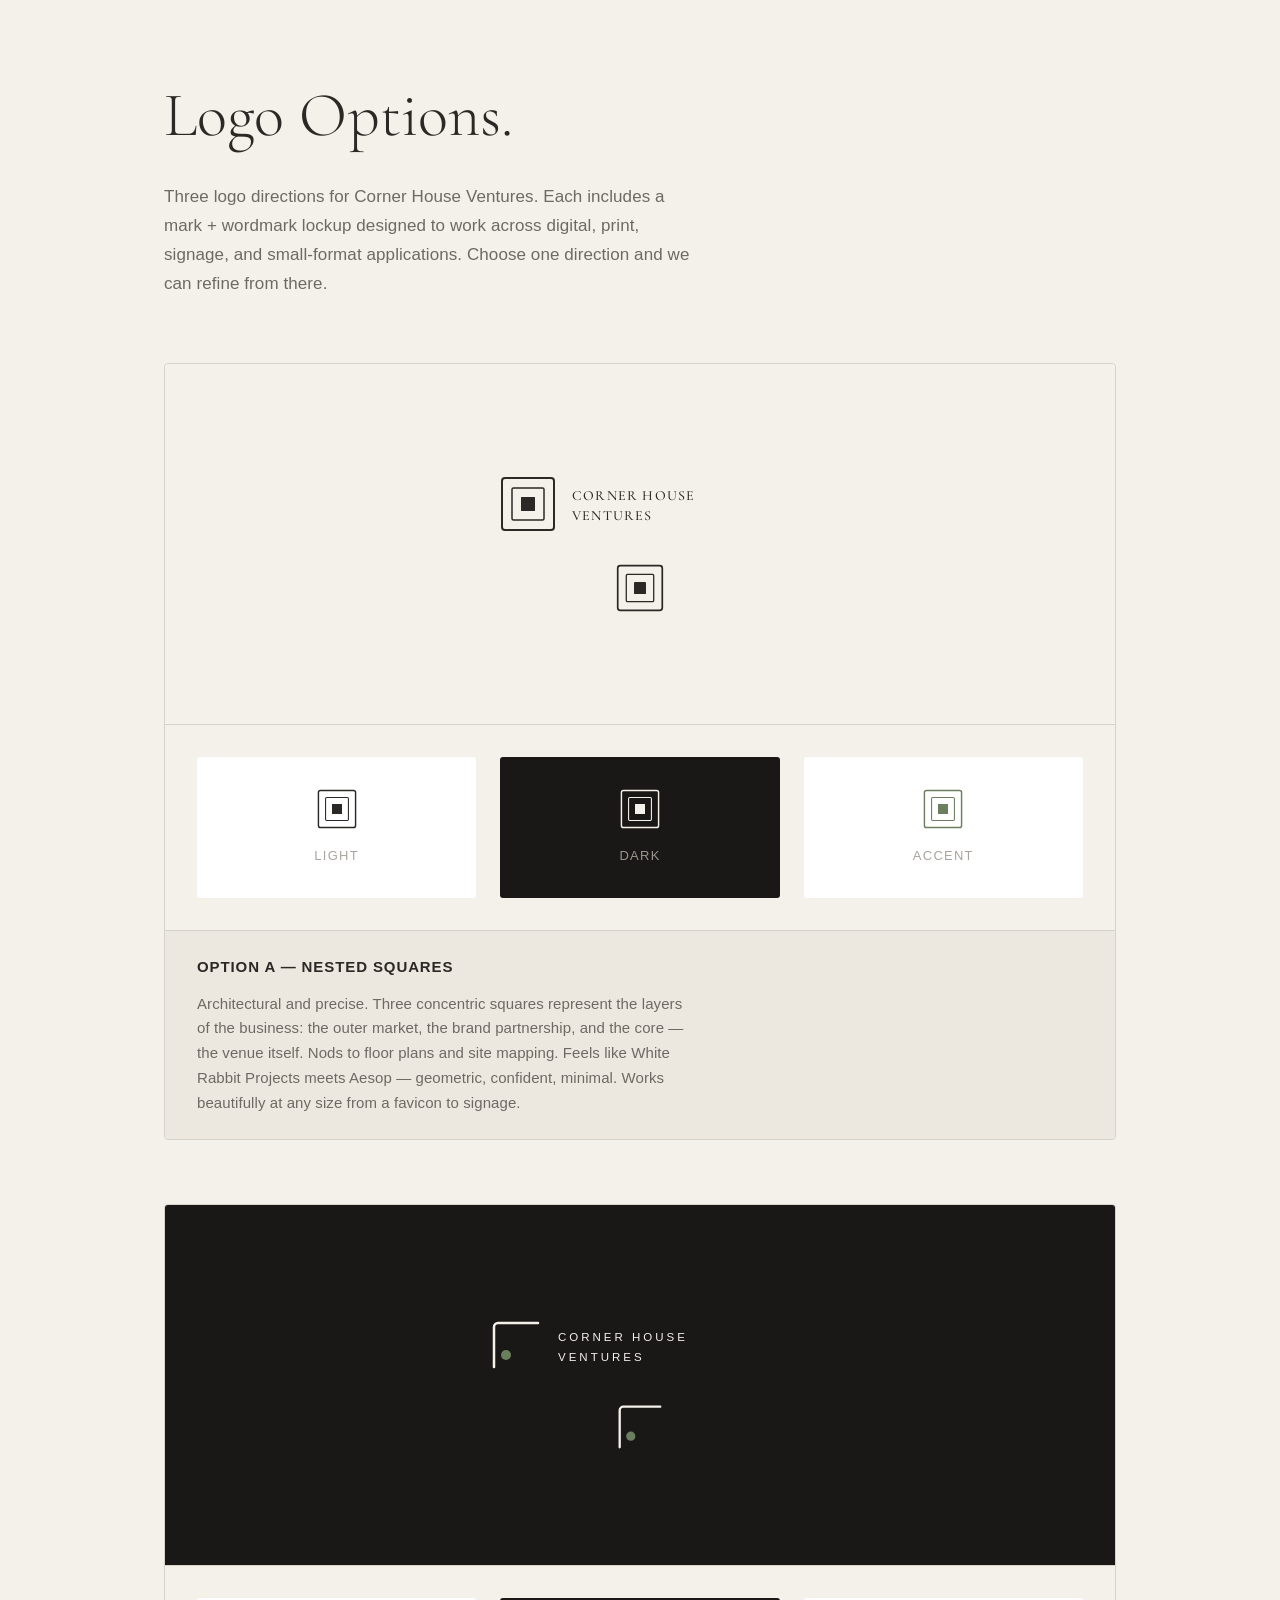
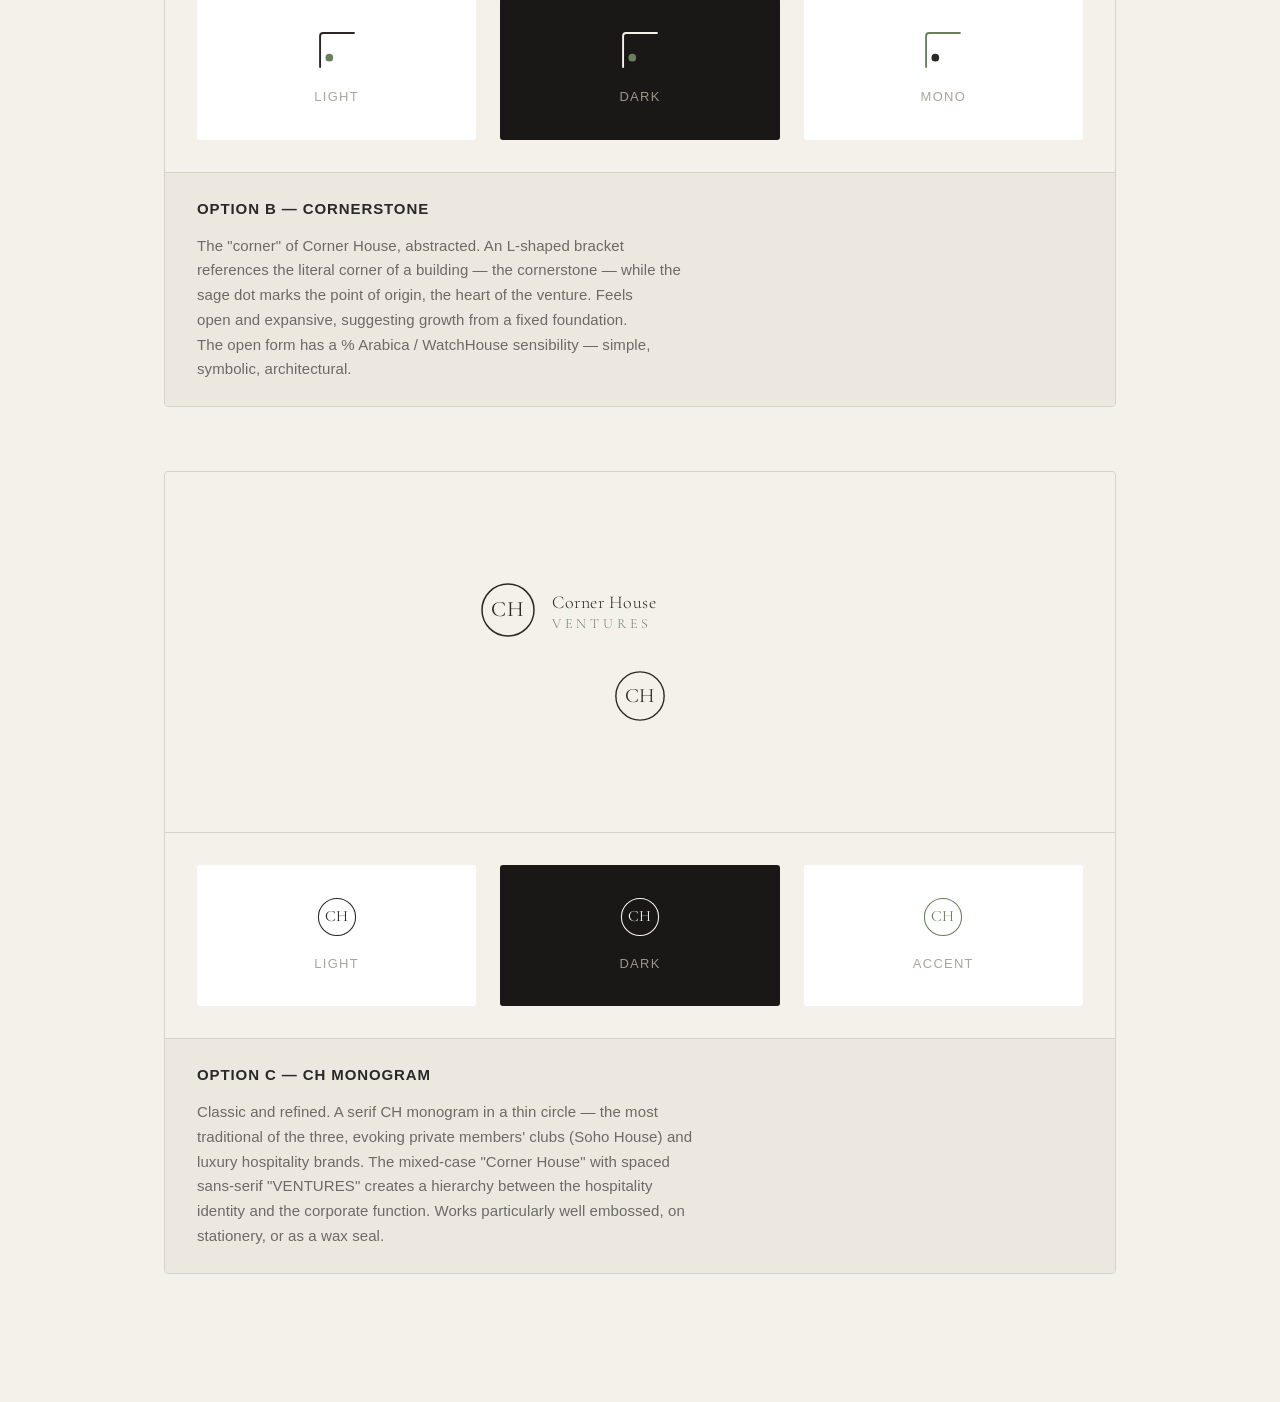
<file: logos.html>
<!DOCTYPE html>
<html lang="en">
<head>
<meta charset="UTF-8">
<meta name="viewport" content="width=device-width, initial-scale=1.0">
<title>Corner House Ventures — Logo Options</title>
<link rel="preconnect" href="https://fonts.googleapis.com">
<link rel="preconnect" href="https://fonts.gstatic.com" crossorigin>
<link href="https://fonts.googleapis.com/css2?family=Cormorant+Garamond:ital,wght@0,300;0,400;0,500;0,600;1,300;1,400;1,500&display=swap" rel="stylesheet">
<link href="https://api.fontshare.com/v2/css?f[]=general-sans@300,400,500,600&display=swap" rel="stylesheet">
<link rel="stylesheet" href="./style.css">
<style>
  body { background: var(--color-bg); }
  .page-header { padding: var(--space-16) var(--space-6) var(--space-8); max-width: var(--content-default); margin: 0 auto; }
  .page-header h1 { font-family: var(--font-display); font-size: var(--text-2xl); font-weight: 300; margin-bottom: var(--space-4); }
  .page-header p { font-size: var(--text-base); color: var(--color-text-muted); max-width: 56ch; line-height: 1.7; }

  .logo-section { padding: var(--space-8) var(--space-6) var(--space-16); max-width: var(--content-default); margin: 0 auto; }

  .logo-card {
    margin-bottom: var(--space-16);
    border: 1px solid var(--color-border);
    border-radius: var(--radius-md);
    overflow: hidden;
  }
  .logo-display {
    display: flex;
    flex-direction: column;
    align-items: center;
    justify-content: center;
    gap: var(--space-8);
    padding: var(--space-16) var(--space-8);
    min-height: 360px;
  }
  .logo-display-light { background: var(--color-bg); }
  .logo-display-dark { background: var(--color-dark); }

  .logo-info {
    padding: var(--space-6) var(--space-8);
    border-top: 1px solid var(--color-border);
    background: var(--color-bg-warm);
  }
  .logo-info h3 { font-family: var(--font-body); font-size: var(--text-sm); font-weight: 600; letter-spacing: 0.06em; text-transform: uppercase; margin-bottom: var(--space-3); }
  .logo-info p { font-size: var(--text-sm); color: var(--color-text-muted); line-height: 1.65; max-width: 60ch; }

  .logo-variants {
    display: flex;
    gap: var(--space-6);
    padding: var(--space-8);
    border-top: 1px solid var(--color-border);
    flex-wrap: wrap;
  }
  .variant {
    flex: 1;
    min-width: 200px;
    display: flex;
    flex-direction: column;
    align-items: center;
    justify-content: center;
    gap: var(--space-4);
    padding: var(--space-8) var(--space-4);
    border-radius: var(--radius-sm);
  }
  .variant-light { background: #fff; }
  .variant-dark { background: var(--color-dark); }
  .variant-label { font-size: var(--text-xs); color: var(--color-text-faint); text-transform: uppercase; letter-spacing: 0.1em; }
  .variant-dark .variant-label { color: var(--color-text-muted-on-dark); }

  /* Logo-specific text */
  .wordmark-a { font-family: 'Cormorant Garamond', serif; font-weight: 500; font-size: 1.5rem; letter-spacing: 0.06em; text-transform: uppercase; }
  .wordmark-b { font-family: 'General Sans', sans-serif; font-weight: 500; font-size: 1.1rem; letter-spacing: 0.2em; text-transform: uppercase; }
  .wordmark-c { font-family: 'Cormorant Garamond', serif; font-weight: 300; font-size: 1.75rem; letter-spacing: 0.03em; }
</style>
</head>
<body>

<div class="page-header">
  <h1>Logo Options.</h1>
  <p>Three logo directions for Corner House Ventures. Each includes a mark + wordmark lockup designed to work across digital, print, signage, and small-format applications. Choose one direction and we can refine from there.</p>
</div>

<div class="logo-section">

  <!-- ==============================
       OPTION A: Nested Squares (Architectural)
       ============================== -->
  <div class="logo-card">
    <div class="logo-display logo-display-light">
      <!-- Full lockup -->
      <svg width="280" height="56" viewBox="0 0 280 56" fill="none" xmlns="http://www.w3.org/2000/svg">
        <!-- Mark: three nested squares -->
        <rect x="2" y="2" width="52" height="52" rx="3" stroke="#2B2826" stroke-width="2"/>
        <rect x="12" y="12" width="32" height="32" rx="1.5" stroke="#2B2826" stroke-width="1.5"/>
        <rect x="21" y="21" width="14" height="14" rx="0.5" fill="#2B2826"/>
        <!-- Wordmark -->
        <text x="72" y="24" font-family="'Cormorant Garamond', serif" font-weight="500" font-size="14" letter-spacing="1.2" fill="#2B2826" text-anchor="start">CORNER HOUSE</text>
        <text x="72" y="44" font-family="'Cormorant Garamond', serif" font-weight="500" font-size="14" letter-spacing="1.2" fill="#2B2826" text-anchor="start">VENTURES</text>
      </svg>
      <!-- Mark only -->
      <svg width="48" height="48" viewBox="0 0 56 56" fill="none" xmlns="http://www.w3.org/2000/svg">
        <rect x="2" y="2" width="52" height="52" rx="3" stroke="#2B2826" stroke-width="2"/>
        <rect x="12" y="12" width="32" height="32" rx="1.5" stroke="#2B2826" stroke-width="1.5"/>
        <rect x="21" y="21" width="14" height="14" rx="0.5" fill="#2B2826"/>
      </svg>
    </div>
    <div class="logo-variants">
      <div class="variant variant-light">
        <svg width="40" height="40" viewBox="0 0 56 56" fill="none"><rect x="2" y="2" width="52" height="52" rx="3" stroke="#2B2826" stroke-width="2"/><rect x="12" y="12" width="32" height="32" rx="1.5" stroke="#2B2826" stroke-width="1.5"/><rect x="21" y="21" width="14" height="14" rx="0.5" fill="#2B2826"/></svg>
        <span class="variant-label">Light</span>
      </div>
      <div class="variant variant-dark">
        <svg width="40" height="40" viewBox="0 0 56 56" fill="none"><rect x="2" y="2" width="52" height="52" rx="3" stroke="#F4F1EB" stroke-width="2"/><rect x="12" y="12" width="32" height="32" rx="1.5" stroke="#F4F1EB" stroke-width="1.5"/><rect x="21" y="21" width="14" height="14" rx="0.5" fill="#F4F1EB"/></svg>
        <span class="variant-label">Dark</span>
      </div>
      <div class="variant variant-light">
        <svg width="40" height="40" viewBox="0 0 56 56" fill="none"><rect x="2" y="2" width="52" height="52" rx="3" stroke="#6B7F5E" stroke-width="2"/><rect x="12" y="12" width="32" height="32" rx="1.5" stroke="#6B7F5E" stroke-width="1.5"/><rect x="21" y="21" width="14" height="14" rx="0.5" fill="#6B7F5E"/></svg>
        <span class="variant-label">Accent</span>
      </div>
    </div>
    <div class="logo-info">
      <h3>Option A — Nested Squares</h3>
      <p>Architectural and precise. Three concentric squares represent the layers of the business: the outer market, the brand partnership, and the core — the venue itself. Nods to floor plans and site mapping. Feels like White Rabbit Projects meets Aesop — geometric, confident, minimal. Works beautifully at any size from a favicon to signage.</p>
    </div>
  </div>


  <!-- ==============================
       OPTION B: Cornerstone Mark
       ============================== -->
  <div class="logo-card">
    <div class="logo-display logo-display-dark">
      <!-- Full lockup -->
      <svg width="300" height="52" viewBox="0 0 300 52" fill="none" xmlns="http://www.w3.org/2000/svg">
        <!-- Mark: corner bracket / cornerstone -->
        <path d="M4 48V8C4 5.79 5.79 4 8 4H48" stroke="#F4F1EB" stroke-width="2.5" stroke-linecap="round"/>
        <circle cx="16" cy="36" r="5" fill="#6B7F5E"/>
        <!-- Wordmark -->
        <text x="68" y="22" font-family="'General Sans', sans-serif" font-weight="500" font-size="11.5" letter-spacing="3" fill="#F4F1EB" text-anchor="start">CORNER HOUSE</text>
        <text x="68" y="42" font-family="'General Sans', sans-serif" font-weight="500" font-size="11.5" letter-spacing="3" fill="#F4F1EB" text-anchor="start">VENTURES</text>
      </svg>
      <!-- Mark only -->
      <svg width="48" height="48" viewBox="0 0 52 52" fill="none" xmlns="http://www.w3.org/2000/svg">
        <path d="M4 48V8C4 5.79 5.79 4 8 4H48" stroke="#F4F1EB" stroke-width="2.5" stroke-linecap="round"/>
        <circle cx="16" cy="36" r="5" fill="#6B7F5E"/>
      </svg>
    </div>
    <div class="logo-variants">
      <div class="variant variant-light">
        <svg width="40" height="40" viewBox="0 0 52 52" fill="none"><path d="M4 48V8C4 5.79 5.79 4 8 4H48" stroke="#2B2826" stroke-width="2.5" stroke-linecap="round"/><circle cx="16" cy="36" r="5" fill="#6B7F5E"/></svg>
        <span class="variant-label">Light</span>
      </div>
      <div class="variant variant-dark">
        <svg width="40" height="40" viewBox="0 0 52 52" fill="none"><path d="M4 48V8C4 5.79 5.79 4 8 4H48" stroke="#F4F1EB" stroke-width="2.5" stroke-linecap="round"/><circle cx="16" cy="36" r="5" fill="#6B7F5E"/></svg>
        <span class="variant-label">Dark</span>
      </div>
      <div class="variant variant-light">
        <svg width="40" height="40" viewBox="0 0 52 52" fill="none"><path d="M4 48V8C4 5.79 5.79 4 8 4H48" stroke="#6B7F5E" stroke-width="2.5" stroke-linecap="round"/><circle cx="16" cy="36" r="5" fill="#2B2826"/></svg>
        <span class="variant-label">Mono</span>
      </div>
    </div>
    <div class="logo-info">
      <h3>Option B — Cornerstone</h3>
      <p>The "corner" of Corner House, abstracted. An L-shaped bracket references the literal corner of a building — the cornerstone — while the sage dot marks the point of origin, the heart of the venture. Feels open and expansive, suggesting growth from a fixed foundation. The open form has a % Arabica / WatchHouse sensibility — simple, symbolic, architectural.</p>
    </div>
  </div>


  <!-- ==============================
       OPTION C: CH Monogram
       ============================== -->
  <div class="logo-card">
    <div class="logo-display logo-display-light">
      <!-- Full lockup -->
      <svg width="320" height="56" viewBox="0 0 320 56" fill="none" xmlns="http://www.w3.org/2000/svg">
        <!-- Mark: CH monogram in a circle -->
        <circle cx="28" cy="28" r="26" stroke="#2B2826" stroke-width="1.5"/>
        <text x="28" y="34" font-family="'Cormorant Garamond', serif" font-weight="400" font-size="22" fill="#2B2826" text-anchor="middle" letter-spacing="1">CH</text>
        <!-- Wordmark -->
        <text x="72" y="26" font-family="'Cormorant Garamond', serif" font-weight="300" font-size="18" fill="#2B2826" text-anchor="start" letter-spacing="0.5">Corner House</text>
        <text x="72" y="46" font-family="'Cormorant Garamond', serif" font-weight="300" font-size="14" letter-spacing="4" fill="#6B7F5E" text-anchor="start">VENTURES</text>
      </svg>
      <!-- Mark only -->
      <svg width="52" height="52" viewBox="0 0 56 56" fill="none" xmlns="http://www.w3.org/2000/svg">
        <circle cx="28" cy="28" r="26" stroke="#2B2826" stroke-width="1.5"/>
        <text x="28" y="34" font-family="'Cormorant Garamond', serif" font-weight="400" font-size="22" fill="#2B2826" text-anchor="middle" letter-spacing="1">CH</text>
      </svg>
    </div>
    <div class="logo-variants">
      <div class="variant variant-light">
        <svg width="40" height="40" viewBox="0 0 56 56" fill="none"><circle cx="28" cy="28" r="26" stroke="#2B2826" stroke-width="1.5"/><text x="28" y="34" font-family="'Cormorant Garamond', serif" font-weight="400" font-size="22" fill="#2B2826" text-anchor="middle" letter-spacing="1">CH</text></svg>
        <span class="variant-label">Light</span>
      </div>
      <div class="variant variant-dark">
        <svg width="40" height="40" viewBox="0 0 56 56" fill="none"><circle cx="28" cy="28" r="26" stroke="#F4F1EB" stroke-width="1.5"/><text x="28" y="34" font-family="'Cormorant Garamond', serif" font-weight="400" font-size="22" fill="#F4F1EB" text-anchor="middle" letter-spacing="1">CH</text></svg>
        <span class="variant-label">Dark</span>
      </div>
      <div class="variant variant-light">
        <svg width="40" height="40" viewBox="0 0 56 56" fill="none"><circle cx="28" cy="28" r="26" stroke="#6B7F5E" stroke-width="1.5"/><text x="28" y="34" font-family="'Cormorant Garamond', serif" font-weight="400" font-size="22" fill="#6B7F5E" text-anchor="middle" letter-spacing="1">CH</text></svg>
        <span class="variant-label">Accent</span>
      </div>
    </div>
    <div class="logo-info">
      <h3>Option C — CH Monogram</h3>
      <p>Classic and refined. A serif CH monogram in a thin circle — the most traditional of the three, evoking private members' clubs (Soho House) and luxury hospitality brands. The mixed-case "Corner House" with spaced sans-serif "VENTURES" creates a hierarchy between the hospitality identity and the corporate function. Works particularly well embossed, on stationery, or as a wax seal.</p>
    </div>
  </div>

</div>

</body>
</html>
</file>
<file: style.css>
/* ============================================================
   CORNER HOUSE VENTURES — Premium Redesign
   
   Inspired by: Big Mamma, White Rabbit Projects, WatchHouse,
   % Arabica, Soho House, Aesop
   
   Design language: Editorial hospitality, cinematic warmth,
   confident restraint, photography-forward.
   ============================================================ */

/* ----------------------------------------------------------
   CSS VARIABLES
   ---------------------------------------------------------- */
:root {
  /* Colours ------------------------------------------------ */
  --color-bg:          #F4F1EB;
  --color-bg-warm:     #EDE8DF;
  --color-dark:        #1A1816;
  --color-dark-soft:   #2B2826;
  --color-text:        #2B2826;
  --color-text-muted:  #6D6A63;
  --color-text-faint:  #A9A59E;
  --color-text-on-dark:#E8E4DD;
  --color-text-muted-on-dark: #9A968F;
  --color-accent:      #6B7F5E;
  --color-accent-hover:#556A49;
  --color-border:      #D6D2CA;
  --color-border-dark: #3A3735;

  /* Typography --------------------------------------------- */
  --font-display: 'Cormorant Garamond', Georgia, serif;
  --font-body:    'General Sans', 'Helvetica Neue', sans-serif;

  /* Type scale --------------------------------------------- */
  --text-xs:   clamp(0.6875rem, 0.65rem + 0.2vw, 0.8125rem);
  --text-sm:   clamp(0.8125rem, 0.76rem + 0.25vw, 0.9375rem);
  --text-base: clamp(0.9375rem, 0.88rem + 0.25vw, 1.0625rem);
  --text-lg:   clamp(1.125rem, 1rem + 0.5vw, 1.375rem);
  --text-xl:   clamp(1.75rem, 1.3rem + 1.5vw, 2.75rem);
  --text-2xl:  clamp(2.25rem, 1.5rem + 3vw, 4rem);
  --text-hero: clamp(2.75rem, 1rem + 5.5vw, 5.5rem);

  /* Spacing ------------------------------------------------ */
  --space-1:  0.25rem;
  --space-2:  0.5rem;
  --space-3:  0.75rem;
  --space-4:  1rem;
  --space-5:  1.25rem;
  --space-6:  1.5rem;
  --space-8:  2rem;
  --space-10: 2.5rem;
  --space-12: 3rem;
  --space-16: 4rem;
  --space-20: 5rem;
  --space-24: 6rem;
  --space-32: 8rem;

  /* Layout ------------------------------------------------- */
  --content-narrow: 640px;
  --content-default: 1000px;
  --content-wide: 1200px;

  /* Misc --------------------------------------------------- */
  --radius-sm:  3px;
  --radius-md:  4px;
  --transition: 250ms cubic-bezier(0.16, 1, 0.3, 1);
}

/* ----------------------------------------------------------
   RESET + BASE
   ---------------------------------------------------------- */
*, *::before, *::after { box-sizing: border-box; margin: 0; padding: 0; }
html {
  -webkit-font-smoothing: antialiased;
  -moz-osx-font-smoothing: grayscale;
  text-rendering: optimizeLegibility;
  scroll-behavior: smooth;
  scroll-padding-top: 80px;
}
body {
  min-height: 100dvh;
  font-family: var(--font-body);
  font-size: var(--text-base);
  font-weight: 400;
  line-height: 1.65;
  color: var(--color-text);
  background-color: var(--color-bg);
  letter-spacing: 0.005em;
}
img, svg { display: block; max-width: 100%; height: auto; }
ul[role="list"] { list-style: none; }
input, button, textarea, select { font: inherit; color: inherit; }
h1, h2, h3, h4 { text-wrap: balance; }
p, li { text-wrap: pretty; }
::selection { background: rgba(107, 127, 94, 0.2); color: var(--color-text); }
:focus-visible { outline: 2px solid var(--color-accent); outline-offset: 3px; border-radius: var(--radius-sm); }
a { color: inherit; text-decoration: none; }
button { cursor: pointer; background: none; border: none; }
@media (prefers-reduced-motion: reduce) {
  *, *::before, *::after { animation-duration: 0.01ms !important; transition-duration: 0.01ms !important; scroll-behavior: auto !important; }
}


/* ----------------------------------------------------------
   HEADER
   ---------------------------------------------------------- */
.site-header {
  position: fixed;
  top: 0; left: 0; right: 0;
  z-index: 100;
  transition: background var(--transition), backdrop-filter var(--transition);
}
.site-header.scrolled {
  background: rgba(244, 241, 235, 0.92);
  backdrop-filter: blur(20px);
  -webkit-backdrop-filter: blur(20px);
}
.header-inner {
  max-width: var(--content-wide);
  margin: 0 auto;
  padding: var(--space-5) var(--space-6);
  display: flex;
  align-items: center;
  justify-content: space-between;
}
.logo-link {
  display: flex;
  align-items: center;
  gap: var(--space-3);
  transition: opacity var(--transition);
}
.logo-link:hover { opacity: 0.7; }
.logo-mark { color: var(--color-bg); transition: color var(--transition); }
.site-header.scrolled .logo-mark { color: var(--color-text); }
.logo-text {
  font-family: var(--font-display);
  font-size: clamp(1.05rem, 0.9rem + 0.4vw, 1.25rem);
  font-weight: 500;
  letter-spacing: 0.02em;
  color: var(--color-bg);
  transition: color var(--transition);
}
.site-header.scrolled .logo-text { color: var(--color-text); }

/* Nav links */
.nav-list {
  display: flex;
  align-items: center;
  gap: var(--space-6);
}
.nav-list a {
  font-size: var(--text-xs);
  font-weight: 500;
  letter-spacing: 0.12em;
  text-transform: uppercase;
  color: rgba(232, 228, 221, 0.7);
  transition: color var(--transition);
}
.site-header.scrolled .nav-list a { color: var(--color-text-muted); }
.nav-list a:hover { color: var(--color-bg); }
.site-header.scrolled .nav-list a:hover { color: var(--color-text); }
.nav-cta {
  padding: var(--space-2) var(--space-4);
  border: 1px solid rgba(232, 228, 221, 0.3);
  border-radius: 100px;
}
.site-header.scrolled .nav-cta { border-color: var(--color-border); }

/* Mobile nav */
.nav-toggle {
  display: none;
  flex-direction: column;
  gap: 5px;
  width: 28px;
  padding: var(--space-2);
  z-index: 101;
}
.nav-toggle span {
  display: block;
  height: 1.5px;
  background: var(--color-bg);
  border-radius: 1px;
  transition: transform var(--transition), opacity var(--transition), background var(--transition);
}
.site-header.scrolled .nav-toggle span { background: var(--color-text); }
.nav-toggle[aria-expanded="true"] span { background: var(--color-text) !important; }
.nav-toggle[aria-expanded="true"] span:first-child { transform: translateY(3.25px) rotate(45deg); }
.nav-toggle[aria-expanded="true"] span:last-child { transform: translateY(-3.25px) rotate(-45deg); }

@media (max-width: 768px) {
  .nav-toggle { display: flex; }
  .nav-list {
    position: fixed;
    top: 0; left: 0; right: 0; bottom: 0;
    background: var(--color-bg);
    flex-direction: column;
    justify-content: center;
    gap: var(--space-8);
    opacity: 0;
    pointer-events: none;
    transition: opacity 0.3s ease;
    z-index: 99;
  }
  .nav-list.open { opacity: 1; pointer-events: auto; }
  .nav-list a {
    font-size: var(--text-lg) !important;
    letter-spacing: 0.08em !important;
    color: var(--color-text) !important;
  }
  .nav-cta { border-color: var(--color-border) !important; }
}


/* ----------------------------------------------------------
   HERO — Full-bleed image with text overlay
   ---------------------------------------------------------- */
.hero {
  position: relative;
  min-height: 100vh;
  display: flex;
  align-items: flex-end;
  overflow: hidden;
}
.hero-image-wrap {
  position: absolute;
  inset: 0;
}
.hero-image {
  width: 100%;
  height: 100%;
  object-fit: cover;
}
.hero-overlay {
  position: absolute;
  inset: 0;
  background: linear-gradient(
    to top,
    rgba(26, 24, 22, 0.92) 0%,
    rgba(26, 24, 22, 0.6) 35%,
    rgba(26, 24, 22, 0.3) 65%,
    rgba(26, 24, 22, 0.2) 100%
  );
}
.hero-content {
  position: relative;
  z-index: 2;
  max-width: var(--content-wide);
  margin: 0 auto;
  padding: var(--space-16) var(--space-6) clamp(var(--space-12), 8vw, var(--space-20));
  width: 100%;
}
.hero-headline {
  font-family: var(--font-display);
  font-size: var(--text-hero);
  font-weight: 300;
  line-height: 1.05;
  letter-spacing: -0.015em;
  color: var(--color-bg);
  max-width: 14ch;
  margin-bottom: var(--space-6);
}
.hero-sub {
  font-size: var(--text-base);
  line-height: 1.7;
  color: rgba(232, 228, 221, 0.88);
  max-width: 48ch;
  margin-bottom: var(--space-8);
}
.hero-actions {
  display: flex;
  align-items: center;
  gap: var(--space-6);
  flex-wrap: wrap;
}


/* ----------------------------------------------------------
   BUTTONS
   ---------------------------------------------------------- */
.btn {
  display: inline-flex;
  align-items: center;
  justify-content: center;
  font-family: var(--font-body);
  font-size: var(--text-xs);
  font-weight: 500;
  letter-spacing: 0.1em;
  text-transform: uppercase;
  padding: var(--space-3) var(--space-6);
  border-radius: 100px;
  transition: background var(--transition), color var(--transition), border-color var(--transition);
  white-space: nowrap;
}
.btn-primary {
  background: var(--color-bg);
  color: var(--color-dark);
}
.btn-primary:hover {
  background: #fff;
}
.btn-on-dark {
  background: var(--color-bg);
  color: var(--color-dark);
}
.btn-on-dark:hover {
  background: #fff;
}
.btn-outline-light {
  border: 1px solid rgba(232, 228, 221, 0.35);
  color: var(--color-bg);
  background: transparent;
}
.btn-outline-light:hover {
  border-color: var(--color-bg);
  background: rgba(232, 228, 221, 0.1);
}
.btn-text {
  font-size: var(--text-xs);
  font-weight: 400;
  letter-spacing: 0.06em;
  color: rgba(232, 228, 221, 0.6);
  border-bottom: 1px solid rgba(232, 228, 221, 0.25);
  padding-bottom: 2px;
  transition: color var(--transition), border-color var(--transition);
}
.btn-text:hover {
  color: var(--color-bg);
  border-color: var(--color-bg);
}


/* ----------------------------------------------------------
   IMAGE STRIP — three images side by side
   ---------------------------------------------------------- */
.image-strip {
  display: grid;
  grid-template-columns: repeat(3, 1fr);
  gap: 3px;
}
.strip-item { overflow: hidden; }
.strip-item img {
  width: 100%;
  height: 320px;
  object-fit: cover;
  transition: transform 0.6s cubic-bezier(0.16, 1, 0.3, 1);
}
.strip-item:hover img { transform: scale(1.03); }

@media (max-width: 600px) {
  .image-strip { grid-template-columns: 1fr; gap: 2px; }
  .strip-item img { height: 240px; }
}


/* ----------------------------------------------------------
   FULL-BLEED IMAGE
   ---------------------------------------------------------- */
.fullbleed-image {
  width: 100%;
  overflow: hidden;
}
.fullbleed-image img {
  width: 100%;
  height: clamp(300px, 45vw, 600px);
  object-fit: cover;
}


/* ----------------------------------------------------------
   SECTIONS (shared)
   ---------------------------------------------------------- */
.section {
  padding: clamp(var(--space-16), 8vw, var(--space-32)) var(--space-6);
}
.section-inner {
  max-width: var(--content-default);
  margin: 0 auto;
}

/* Dark section */
.section-dark {
  background: var(--color-dark);
  color: var(--color-text-on-dark);
}
.section-dark .section-label { color: var(--color-accent); }
.section-dark h2 { color: var(--color-bg); }
.section-dark .section-body { color: var(--color-text-muted-on-dark); }
.section-dark .dash-list li { color: var(--color-text-on-dark); }
.section-dark .dash-list li::before { background: var(--color-accent); }
.section-dark .pullquote { color: var(--color-bg); border-color: var(--color-accent); }

/* Warm section */
.section-warm {
  background: var(--color-bg-warm);
}

/* Labels and headings */
.section-label {
  font-family: var(--font-body);
  font-size: var(--text-xs);
  font-weight: 500;
  text-transform: uppercase;
  letter-spacing: 0.15em;
  color: var(--color-accent);
  margin-bottom: var(--space-4);
}
h2 {
  font-family: var(--font-display);
  font-size: var(--text-2xl);
  font-weight: 300;
  line-height: 1.1;
  letter-spacing: -0.015em;
  margin-bottom: var(--space-8);
}
.section-intro {
  font-family: var(--font-display);
  font-size: var(--text-lg);
  font-style: italic;
  font-weight: 300;
  line-height: 1.55;
  color: var(--color-text-muted);
  max-width: 42ch;
}
.section-body {
  font-size: var(--text-base);
  line-height: 1.7;
  color: var(--color-text-muted);
  max-width: 52ch;
  margin-bottom: var(--space-8);
}

/* Two-column layout */
.section-two-col {
  display: grid;
  grid-template-columns: 1fr 1fr;
  gap: var(--space-16);
  align-items: start;
}
.section-two-col.reverse { direction: ltr; }

@media (max-width: 768px) {
  .section-two-col { grid-template-columns: 1fr; gap: var(--space-8); }
}


/* ----------------------------------------------------------
   FEATURE LIST (numbered)
   ---------------------------------------------------------- */
.feature-list {
  display: flex;
  flex-direction: column;
  gap: var(--space-8);
}
.feature-list li {
  display: flex;
  align-items: flex-start;
  gap: var(--space-4);
}
.feat-num {
  flex-shrink: 0;
  font-family: var(--font-body);
  font-size: var(--text-xs);
  font-weight: 500;
  color: var(--color-accent);
  letter-spacing: 0.04em;
  padding-top: 3px;
}
.feature-list li div { max-width: 44ch; }
.feature-list li strong {
  display: block;
  font-weight: 500;
  margin-bottom: var(--space-1);
}
.feature-list li span {
  font-size: var(--text-sm);
  color: var(--color-text-muted);
  line-height: 1.6;
}


/* ----------------------------------------------------------
   DASH LIST
   ---------------------------------------------------------- */
.two-col-list {
  display: grid;
  grid-template-columns: 1fr 1fr;
  gap: var(--space-4) var(--space-10);
  margin-bottom: var(--space-10);
}
@media (max-width: 600px) {
  .two-col-list { grid-template-columns: 1fr; }
}
.dash-list {
  display: flex;
  flex-direction: column;
  gap: var(--space-4);
}
.dash-list li {
  position: relative;
  padding-left: var(--space-5);
  font-size: var(--text-sm);
  line-height: 1.65;
  max-width: 52ch;
}
.dash-list li::before {
  content: '';
  position: absolute;
  left: 0;
  top: 0.65em;
  width: 10px;
  height: 1px;
  background: var(--color-accent);
}

/* Pullquote */
.pullquote {
  font-family: var(--font-display);
  font-style: italic;
  font-size: var(--text-lg);
  font-weight: 300;
  line-height: 1.5;
  padding-left: var(--space-6);
  border-left: 2px solid var(--color-accent);
  max-width: 48ch;
}


/* ----------------------------------------------------------
   PROCESS GRID
   ---------------------------------------------------------- */
.process-grid {
  display: grid;
  grid-template-columns: repeat(4, 1fr);
  gap: var(--space-6);
  margin-top: var(--space-4);
}
.process-step {
  padding-top: var(--space-5);
  border-top: 1px solid var(--color-border);
}
.step-number {
  display: block;
  font-size: var(--text-xs);
  font-weight: 500;
  color: var(--color-accent);
  letter-spacing: 0.06em;
  margin-bottom: var(--space-4);
}
.process-step h3 {
  font-family: var(--font-display);
  font-size: var(--text-xl);
  font-weight: 300;
  margin-bottom: var(--space-3);
  line-height: 1.15;
}
.process-step p {
  font-size: var(--text-sm);
  line-height: 1.6;
  color: var(--color-text-muted);
  max-width: 28ch;
}
@media (max-width: 768px) {
  .process-grid { grid-template-columns: 1fr 1fr; gap: var(--space-8) var(--space-6); }
}
@media (max-width: 480px) {
  .process-grid { grid-template-columns: 1fr; }
}


/* ----------------------------------------------------------
   ABOUT — team grid
   ---------------------------------------------------------- */
.team-grid {
  display: grid;
  grid-template-columns: 1fr 1fr;
  gap: var(--space-6);
  margin-top: var(--space-8);
}
@media (max-width: 600px) {
  .team-grid { grid-template-columns: 1fr; }
}
.team-member {
  padding: var(--space-6);
  border: 1px solid var(--color-border);
  border-radius: var(--radius-md);
}
.team-role {
  font-size: var(--text-xs);
  font-weight: 500;
  text-transform: uppercase;
  letter-spacing: 0.12em;
  color: var(--color-accent);
  margin-bottom: var(--space-2);
}
.team-name {
  font-family: var(--font-display);
  font-size: var(--text-lg);
  font-weight: 400;
  margin-bottom: var(--space-3);
}
.team-bio {
  font-size: var(--text-sm);
  color: var(--color-text-muted);
  line-height: 1.6;
}


/* ----------------------------------------------------------
   CONTACT
   ---------------------------------------------------------- */
.contact-columns {
  display: grid;
  grid-template-columns: 1fr 1fr;
  gap: var(--space-8);
  margin-bottom: var(--space-12);
}
.contact-col h3 {
  font-family: var(--font-display);
  font-size: var(--text-lg);
  font-weight: 400;
  color: var(--color-bg);
  margin-bottom: var(--space-2);
}
.contact-col p {
  font-size: var(--text-sm);
  color: var(--color-text-muted-on-dark);
  max-width: 32ch;
  line-height: 1.6;
}
@media (max-width: 600px) {
  .contact-columns { grid-template-columns: 1fr; gap: var(--space-6); }
}

/* Form on dark background */
.section-dark .contact-form { max-width: 640px; }
.contact-form {
  display: flex;
  flex-direction: column;
  gap: var(--space-5);
}
.form-row {
  display: grid;
  grid-template-columns: 1fr 1fr;
  gap: var(--space-5);
}
@media (max-width: 480px) { .form-row { grid-template-columns: 1fr; } }

.form-group {
  display: flex;
  flex-direction: column;
  gap: var(--space-2);
}
.form-group label {
  font-size: var(--text-xs);
  font-weight: 500;
  text-transform: uppercase;
  letter-spacing: 0.1em;
  color: var(--color-text-muted-on-dark);
}
.form-group input,
.form-group select,
.form-group textarea {
  padding: var(--space-3) var(--space-4);
  border: 1px solid var(--color-border-dark);
  border-radius: var(--radius-sm);
  background: rgba(255, 255, 255, 0.04);
  color: var(--color-bg);
  font-size: var(--text-base);
  transition: border-color var(--transition);
  -webkit-appearance: none;
  appearance: none;
}
.form-group input::placeholder,
.form-group textarea::placeholder { color: var(--color-text-muted-on-dark); }
.form-group input:focus,
.form-group select:focus,
.form-group textarea:focus { outline: none; border-color: var(--color-accent); }
.form-group select {
  background-image: url("data:image/svg+xml,%3Csvg width='10' height='6' viewBox='0 0 10 6' fill='none' xmlns='http://www.w3.org/2000/svg'%3E%3Cpath d='M1 1L5 5L9 1' stroke='%239A968F' stroke-width='1.2' stroke-linecap='round' stroke-linejoin='round'/%3E%3C/svg%3E");
  background-repeat: no-repeat;
  background-position: right var(--space-4) center;
  padding-right: var(--space-10);
}
.form-group textarea { resize: vertical; min-height: 100px; }
.contact-form .btn { align-self: flex-start; margin-top: var(--space-2); }


/* ----------------------------------------------------------
   FOOTER
   ---------------------------------------------------------- */
.site-footer {
  padding: var(--space-12) var(--space-6);
  border-top: 1px solid var(--color-border);
}
.footer-inner {
  max-width: var(--content-default);
  margin: 0 auto;
  display: flex;
  flex-direction: column;
  gap: var(--space-3);
}
.footer-brand {
  display: flex;
  align-items: center;
  gap: var(--space-3);
  font-family: var(--font-display);
  font-size: var(--text-base);
  font-weight: 500;
  color: var(--color-text);
}
.footer-logo { color: var(--color-text); }
.footer-copy {
  font-size: var(--text-xs);
  color: var(--color-text-muted);
}
.footer-attribution {
  font-size: var(--text-xs);
  color: var(--color-text-faint);
}
.footer-attribution a {
  color: inherit;
  text-decoration: underline;
  text-underline-offset: 3px;
  transition: color var(--transition);
}
.footer-attribution a:hover { color: var(--color-text-muted); }


/* ----------------------------------------------------------
   MODAL — teaser gate
   ---------------------------------------------------------- */
.modal-overlay {
  position: fixed;
  inset: 0;
  z-index: 200;
  background: rgba(26, 24, 22, 0.7);
  backdrop-filter: blur(8px);
  -webkit-backdrop-filter: blur(8px);
  display: flex;
  align-items: center;
  justify-content: center;
  padding: var(--space-6);
  opacity: 0;
  pointer-events: none;
  transition: opacity 0.3s ease;
}
.modal-overlay.active {
  opacity: 1;
  pointer-events: auto;
}
.modal {
  background: var(--color-bg);
  border-radius: var(--radius-md);
  padding: clamp(var(--space-8), 4vw, var(--space-12));
  max-width: 520px;
  width: 100%;
  position: relative;
  transform: translateY(16px);
  transition: transform 0.3s cubic-bezier(0.16, 1, 0.3, 1);
}
.modal-overlay.active .modal {
  transform: translateY(0);
}
.modal-close {
  position: absolute;
  top: var(--space-4);
  right: var(--space-4);
  font-size: 1.5rem;
  color: var(--color-text-muted);
  width: 36px;
  height: 36px;
  display: flex;
  align-items: center;
  justify-content: center;
  border-radius: 50%;
  transition: background var(--transition), color var(--transition);
}
.modal-close:hover {
  background: rgba(0,0,0,0.05);
  color: var(--color-text);
}
.modal h3 {
  font-family: var(--font-display);
  font-size: var(--text-xl);
  font-weight: 300;
  line-height: 1.15;
  margin-bottom: var(--space-3);
}
.modal-sub {
  font-size: var(--text-sm);
  color: var(--color-text-muted);
  line-height: 1.6;
  margin-bottom: var(--space-6);
}
.modal-form {
  display: flex;
  flex-direction: column;
  gap: var(--space-4);
}
.modal-form .form-group label {
  color: var(--color-text-muted);
}
.modal-form .form-group input,
.modal-form .form-group select {
  background: #fff;
  border-color: var(--color-border);
  color: var(--color-text);
}
.modal-form .form-group input:focus,
.modal-form .form-group select:focus {
  border-color: var(--color-accent);
}
.btn-dark-fill {
  background: var(--color-dark);
  color: var(--color-bg);
  width: 100%;
  margin-top: var(--space-2);
}
.btn-dark-fill:hover {
  background: var(--color-dark-soft);
}
.modal-success p {
  font-family: var(--font-display);
  font-size: var(--text-lg);
  font-style: italic;
  color: var(--color-text-muted);
  text-align: center;
  padding: var(--space-8) 0;
}


/* ----------------------------------------------------------
   SCROLL REVEAL ANIMATIONS
   ---------------------------------------------------------- */
.reveal {
  opacity: 0;
  transform: translateY(28px);
  transition: opacity 0.8s cubic-bezier(0.16, 1, 0.3, 1),
              transform 0.8s cubic-bezier(0.16, 1, 0.3, 1);
}
.reveal.visible {
  opacity: 1;
  transform: translateY(0);
}
.reveal-children > * {
  opacity: 0;
  transform: translateY(18px);
  transition: opacity 0.7s cubic-bezier(0.16, 1, 0.3, 1),
              transform 0.7s cubic-bezier(0.16, 1, 0.3, 1);
}
.reveal-children.visible > * { opacity: 1; transform: translateY(0); }
.reveal-children.visible > *:nth-child(1) { transition-delay: 0ms; }
.reveal-children.visible > *:nth-child(2) { transition-delay: 100ms; }
.reveal-children.visible > *:nth-child(3) { transition-delay: 200ms; }
.reveal-children.visible > *:nth-child(4) { transition-delay: 300ms; }

.reveal-image {
  opacity: 0;
  transform: scale(1.02);
  transition: opacity 1s cubic-bezier(0.16, 1, 0.3, 1),
              transform 1.2s cubic-bezier(0.16, 1, 0.3, 1);
}
.reveal-image.visible { opacity: 1; transform: scale(1); }

@media (prefers-reduced-motion: reduce) {
  .reveal, .reveal-children > *, .reveal-image { opacity: 1; transform: none; transition: none; }
}


/* ----------------------------------------------------------
   LOGO OPTIONS PAGE (appended at the end)
   ---------------------------------------------------------- */
.logo-options {
  padding: var(--space-16) var(--space-6);
  background: var(--color-bg);
}
.logo-options-inner {
  max-width: var(--content-default);
  margin: 0 auto;
}
.logo-options h2 {
  font-family: var(--font-display);
  font-size: var(--text-xl);
  margin-bottom: var(--space-12);
}
.logo-grid {
  display: grid;
  grid-template-columns: repeat(3, 1fr);
  gap: var(--space-8);
}
@media (max-width: 768px) {
  .logo-grid { grid-template-columns: 1fr; gap: var(--space-10); }
}
.logo-option {
  display: flex;
  flex-direction: column;
  align-items: center;
  gap: var(--space-6);
  padding: var(--space-10) var(--space-6);
  border: 1px solid var(--color-border);
  border-radius: var(--radius-md);
}
.logo-option-dark {
  background: var(--color-dark);
  border-color: var(--color-border-dark);
}
.logo-option h3 {
  font-family: var(--font-body);
  font-size: var(--text-xs);
  font-weight: 500;
  text-transform: uppercase;
  letter-spacing: 0.12em;
  color: var(--color-text-muted);
}
.logo-option-dark h3 { color: var(--color-text-muted-on-dark); }
.logo-option p {
  font-size: var(--text-xs);
  color: var(--color-text-muted);
  text-align: center;
  line-height: 1.5;
  max-width: 28ch;
}
.logo-option-dark p { color: var(--color-text-muted-on-dark); }
</file>
